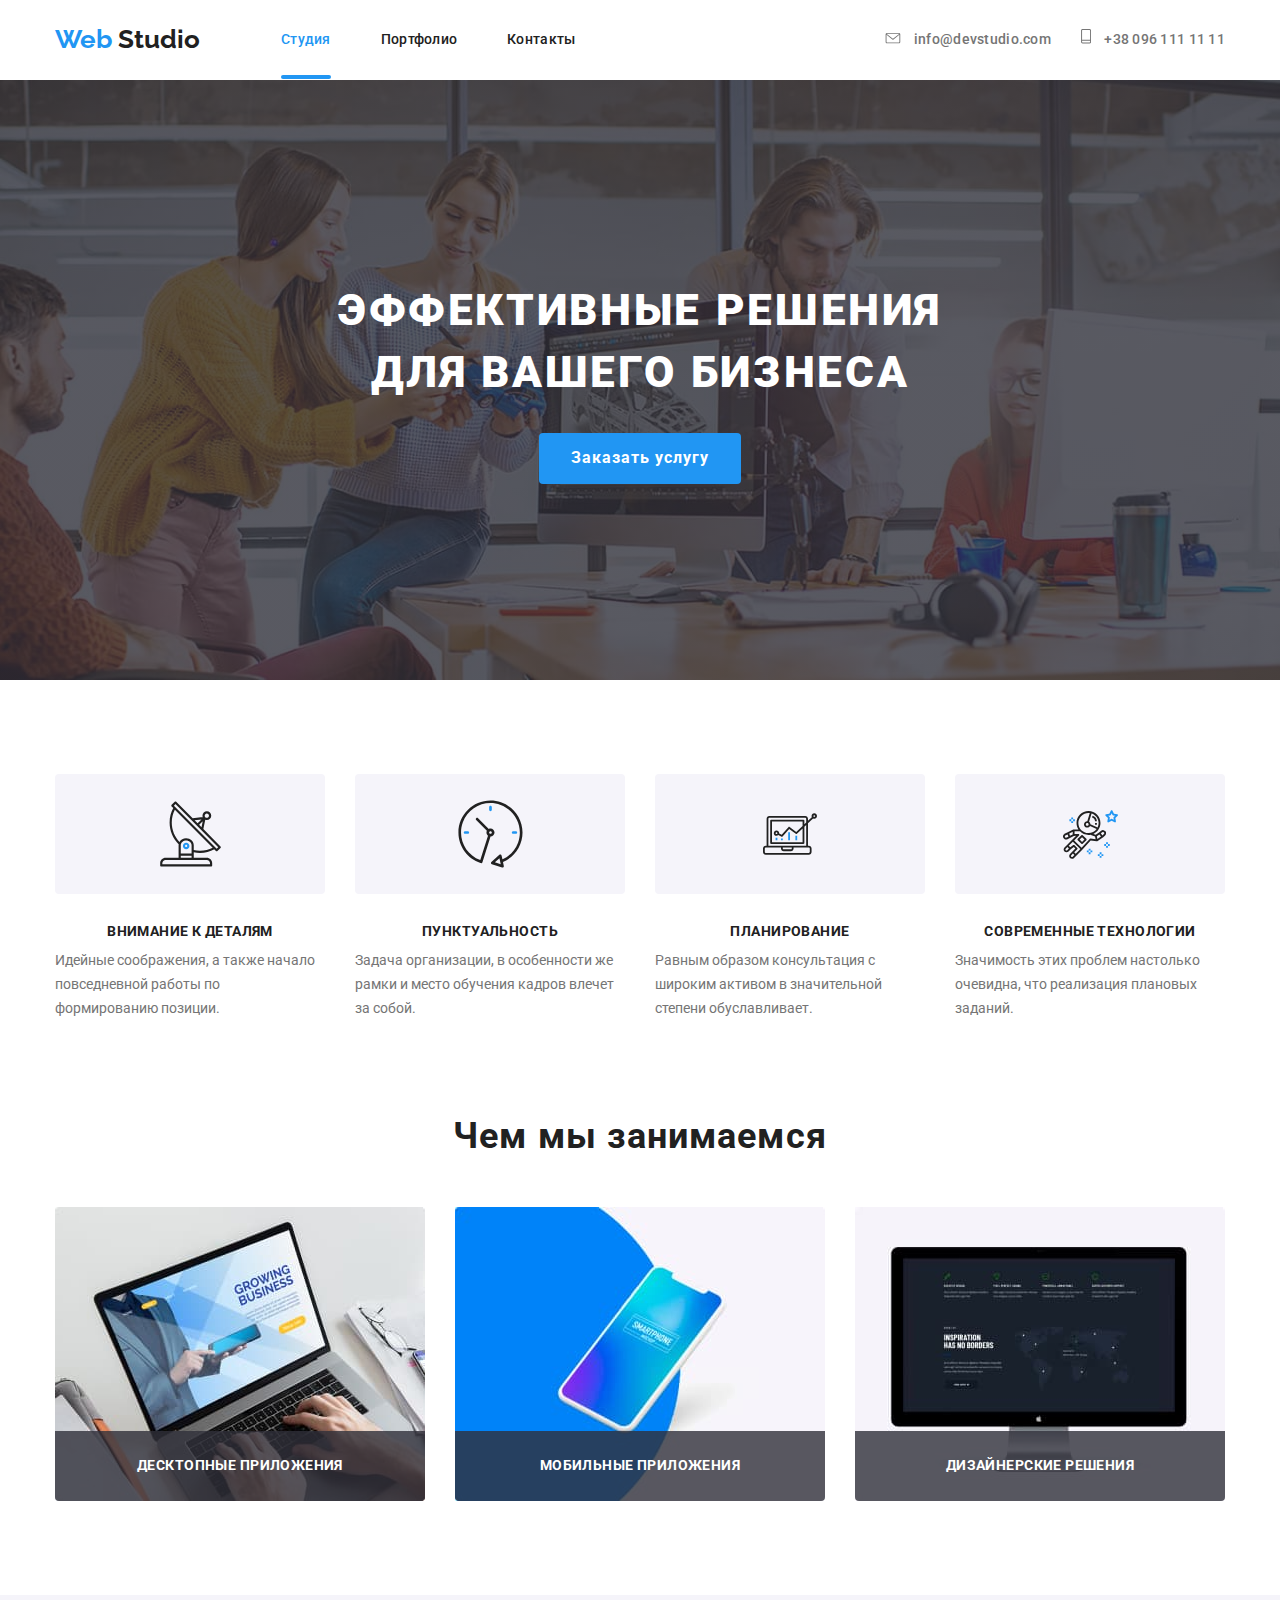
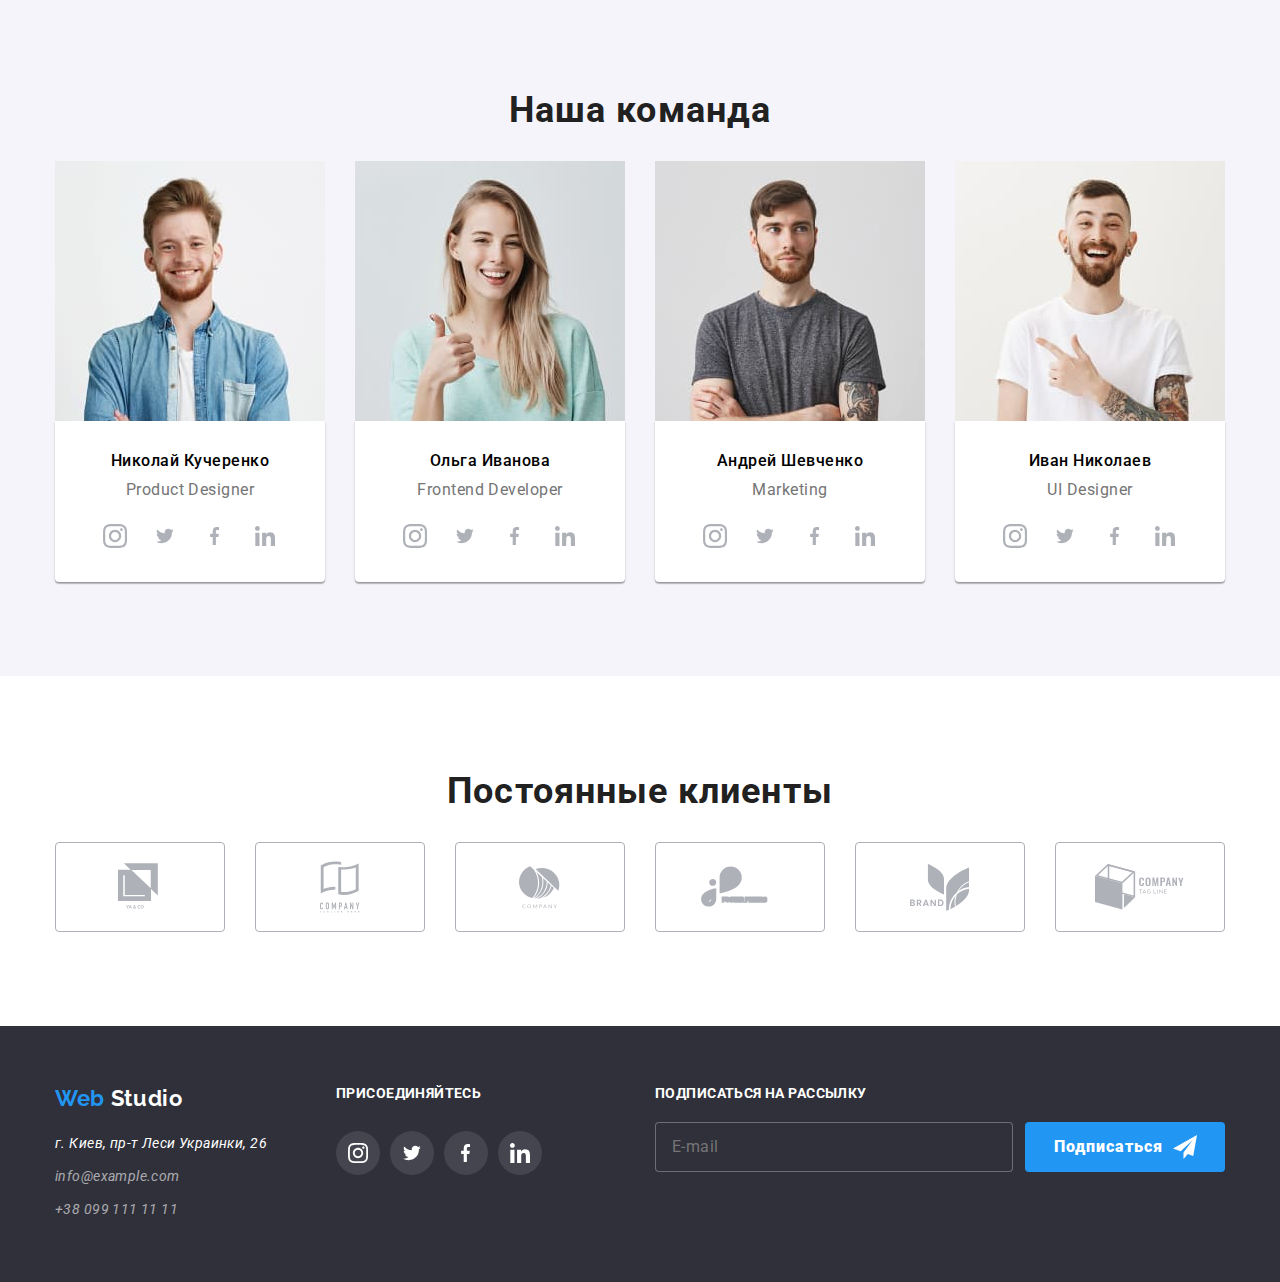
<file: index.html>
<!DOCTYPE html>
<html lang="ru">
  <head>
    <meta charset="UTF-8" />
    <meta name="viewport" content="width=device-width, initial-scale=1.0" />
    <title>Document</title>
    <link
      href="https://fonts.googleapis.com/css2?family=Raleway:wght@700&family=Roboto:wght@400;500;700;900&display=swap"
      rel="stylesheet"
    />
    <link
      rel="stylesheet"
      href="https://cdnjs.cloudflare.com/ajax/libs/modern-normalize/0.6.0/modern-normalize.min.css"
    />

    <link rel="stylesheet" href="./css/main.min.css" />
  </head>

  <body>
    <header class="page-header">
      <div class="container header">
        <a class="logo" href="">Web <span class="top-studio">Studio</span></a>

        <button
          type="button"
          class="menu-button"
          aria-controls="menu-container"
          data-menu-button
        >
          <svg
            width="40"
            height="40"
            aria-label="переключатель мобильного меню"
          >
            <use class="icon-close" href="./images/burger.svg#close"></use>
            <use class="icon-menu" href="./images/burger.svg#menu"></use>
          </svg>
        </button>
        <div class="menu-container" id="menu-container" data-menu>
          <nav>
            <ul class="site-nav">
              <li class="list item">
                <a class="link current" href="./index.html">Студия</a>
              </li>
              <li class="list item">
                <a class="link" href="./portfolio.html">Портфолио</a>
              </li>
              <li class="list item"><a class="link" href="">Контакты</a></li>
            </ul>
          </nav>

          <ul class="contact">
            <li class="list post">
              <a class="link" href="mailto:info@devstudio.com">
                <svg
                  class="icon-post"
                  aria-label="почта"
                  width="16"
                  height="11"
                >
                  <use href="./images/sprite.svg#icon-envelope"></use>
                </svg>
                info@devstudio.com</a
              >
            </li>

            <li class="list phone">
              <a class="link" href="tel:+380961111111">
                <svg
                  class="icon-phone"
                  aria-label="телефон"
                  width="10"
                  height="15"
                >
                  <use href="./images/sprite.svg#icon-phone"></use>
                </svg>
                +38 096 111 11 11</a
              >
            </li>
          </ul>
        </div>
      </div>
    </header>

    <main>
      <section class="hero">
        <h1 class="hero-title">
          эффективные решения<br />
          для вашего бизнеса
        </h1>
        <button class="hero-button open" type="button" data-modal-open>
          Заказать услугу
        </button>

        <div class="backdrop is-hidden" data-modal>
          <div class="modal">
            <b class="text">Оставьте свои данные, мы вам перезвоним</b>
            <form>
              <div class="form-field">
                <input
                  class="form-input"
                  type="text"
                  name="name"
                  id="name"
                  placeholder=" "
                />
                <label class="form-label" for="name">Имя</label>
                <svg class="form-icon" width="18" height="18">
                  <use href="./images/sprite2.svg#icon-person-black"></use>
                </svg>
              </div>

              <div class="form-field">
                <input
                  class="form-input"
                  type="tel"
                  name="tel"
                  id="tel"
                  placeholder=" "
                />
                <label class="form-label" for="tel">Телефон</label>
                <svg class="form-icon" width="18" height="18">
                  <use href="./images/sprite2.svg#icon-phone-black"></use>
                </svg>
              </div>

              <div class="form-field">
                <input
                  class="form-input"
                  type="email"
                  name="mail"
                  id="mail-back"
                  placeholder=" "
                />
                <label class="form-label" for="mail-back">Почта</label>
                <svg class="form-icon" width="18" height="18">
                  <use href="./images/sprite2.svg#icon-email-black"></use>
                </svg>
              </div>

              <div class="form-coment">
                <textarea
                  class="coment-textarea"
                  name="coment"
                  id="coment"
                  placeholder=" "
                ></textarea>
                <label class="coment-label" for="coment">Комментарий</label>
              </div>

              <div class="form-check">
                <label class="checkbox-label">
                  <input
                    class="checkbox"
                    type="checkbox"
                    name="agree"
                    value="agree"
                  /><span class="check-text"
                    >Соглашаюсь с рассылкой и принимаю</span
                  ><span class="check-link"
                    ><a href="">Условия договора</a></span
                  >
                  <svg class="check-icon" width="16" height="15">
                    <use href="./images/sprite2.svg#icon-chek-black"></use>
                  </svg>
                </label>
              </div>

              <button class="hero-button send" type="submit">Отправить</button>
            </form>
            <button class="close" data-modal-close>
              <svg class="icon-close" width="11" height="11">
                <use href="./images/sprite2.svg#icon-close"></use>
              </svg>
            </button>
          </div>
        </div>
      </section>

      <section class="section-detail">
        <div class="container">
          <ul class="detail">
            <li class="list item">
              <div class="box-detail">
                <svg class="icon-antena" aria-label="антена">
                  <use href="./images/sprite.svg#icon-antena"></use>
                </svg>
              </div>
              <h3 class="section-title">Внимание к деталям</h3>
              <p class="section-text">
                Идейные соображения, а также начало повседневной работы по
                формированию позиции.
              </p>
            </li>

            <li class="list item">
              <div class="box-detail">
                <svg class="icon-clock" aria-label="часы">
                  <use href="./images/sprite.svg#icon-clock"></use>
                </svg>
              </div>
              <h3 class="section-title">Пунктуальность</h3>
              <p class="section-text">
                Задача организации, в особенности же рамки и место обучения
                кадров влечет за собой.
              </p>
            </li>

            <li class="list item">
              <div class="box-detail">
                <svg class="icon-diagram" aria-label="диаграмма">
                  <use href="./images/sprite.svg#icon-diagram"></use>
                </svg>
              </div>
              <h3 class="section-title">Планирование</h3>
              <p class="section-text">
                Равным образом консультация с широким активом в значительной
                степени обуславливает.
              </p>
            </li>

            <li class="list item">
              <div class="box-detail">
                <svg class="icon-astronaut" aria-label="астронавт">
                  <use href="./images/sprite.svg#icon-astronaut"></use>
                </svg>
              </div>
              <h3 class="section-title">Современные технологии</h3>
              <p class="section-text">
                Значимость этих проблем настолько очевидна, что реализация
                плановых заданий.
              </p>
            </li>
          </ul>
        </div>
      </section>

      <section class="section-work">
        <div class="container">
          <h2 class="section-title">Чем мы занимаемся</h2>
          <ul class="work">
            <li class="list item">
              <img src="./images/netbook.jpg" alt="ноутбук" width="370" />
              <a class="link" href=""> Десктопные приложения</a>
            </li>
            <li class="list item">
              <img src="./images/box.jpg" alt="смартфон" width="370" />
              <a class="link" href="">Мобильные приложения</a>
            </li>
            <li class="list item">
              <img src="./images/monitor.jpg" alt="монитор" width="370" />
              <a class="link" href="">Дизайнерские решения</a>
            </li>
          </ul>
        </div>
      </section>

      <section class="section-team">
        <div class="container">
          <h2 class="section-title">Наша команда</h2>
          <ul class="team">
            <li class="list item-name">
              <img
                srcset="
                  ./images/Nik-270.jpg 270w,
                  ./images/Nik-350.jpg 350w,
                  ./images/Nik-450.jpg 450w,
                  ./images/Nik-540.jpg 540w,
                  ./images/Nik-710.jpg 710w,
                  ./images/Nik-900.jpg 900w
                "
                src="./images/Nik-270.jpg"
                alt="Nik"
                sizes=" (min-width: 1200px) 270px, (min-width: 768px) 350px, (min-width: 480px) 450px"
              />
              <div class="content">
                <h3 class="section-title-name">Николай Кучеренко</h3>
                <p class="section-text">Product Designer</p>
                <ul class="team-social">
                  <li class="list">
                    <a class="link" href="">
                      <svg class="icon-instagram" aria-label="инстаграм">
                        <use href="./images/sprite.svg#icon-instagram"></use>
                      </svg>
                    </a>
                  </li>
                  <li class="list">
                    <a class="link" href="">
                      <svg class="icon-twitter" aria-label="твитер">
                        <use href="./images/sprite.svg#icon-twitter"></use>
                      </svg>
                    </a>
                  </li>
                  <li class="list">
                    <a class="link" href="">
                      <svg class="icon-facebook" aria-label="фейсбук">
                        <use href="./images/sprite.svg#icon-facebook"></use>
                      </svg>
                    </a>
                  </li>
                  <li class="list">
                    <a class="link" href="">
                      <svg class="icon-linkedin" aria-label="линкедин">
                        <use href="./images/sprite.svg#icon-linkedin"></use>
                      </svg>
                    </a>
                  </li>
                </ul>
              </div>
            </li>

            <li class="list item-name">
              <img
                srcset="
                  ./images/Olga-270.jpg 270w,
                  ./images/Olga-350.jpg 350w,
                  ./images/Olga-450.jpg 450w,
                  ./images/Olga-540.jpg 540w,
                  ./images/Olga-710.jpg 710w,
                  ./images/Olga-900.jpg 900w,

                "
                src="./images/Olga-270.jpg"
                alt="Olga"
                sizes=" (min-width: 1200px) 270px, (min-width: 768px) 350px, (min-width: 480px) 450px"
              />
              <div class="content">
                <h3 class="section-title-name">Ольга Иванова</h3>
                <p class="section-text">Frontend Developer</p>
                <ul class="team-social">
                  <li class="list item">
                    <a class="link" href="">
                      <svg class="icon-instagram" aria-label="инстаграм">
                        <use href="./images/sprite.svg#icon-instagram"></use>
                      </svg>
                    </a>
                  </li>
                  <li class="list item">
                    <a class="link" href="">
                      <svg class="icon-twitter" aria-label="твитер">
                        <use href="./images/sprite.svg#icon-twitter"></use>
                      </svg>
                    </a>
                  </li>
                  <li class="list item">
                    <a class="link" href="">
                      <svg class="icon-facebook" aria-label="фейсбук">
                        <use href="./images/sprite.svg#icon-facebook"></use>
                      </svg>
                    </a>
                  </li>
                  <li class="list item">
                    <a class="link" href="">
                      <svg class="icon-linkedin" aria-label="линкедин">
                        <use href="./images/sprite.svg#icon-linkedin"></use>
                      </svg>
                    </a>
                  </li>
                </ul>
              </div>
            </li>

            <li class="list item-name">
              <img
                srcset="
                  ./images/Andrej-270.jpg 270w,
                  ./images/Andrej-350.jpg 350w,
                  ./images/Andrej-450.jpg 450w,
                  ./images/Andrej-540.jpg 540w,
                  ./images/Andrej-710.jpg 710w,
                  ./images/Andrej-900.jpg 900w
                "
                src="./images/Andrej-270.jpg"
                alt="Andrej"
                sizes=" (min-width: 1200px) 270px, (min-width: 768px) 350px, (min-width: 480px) 450px"
              />
              <div class="content">
                <h3 class="section-title-name">Андрей Шевченко</h3>
                <p class="section-text">Marketing</p>
                <ul class="team-social">
                  <li class="list">
                    <a class="link" href="">
                      <svg class="icon-instagram" aria-label="инстаграм">
                        <use href="./images/sprite.svg#icon-instagram"></use>
                      </svg>
                    </a>
                  </li>
                  <li class="list">
                    <a class="link" href="">
                      <svg class="icon-twitter" aria-label="твитер">
                        <use href="./images/sprite.svg#icon-twitter"></use>
                      </svg>
                    </a>
                  </li>
                  <li class="list">
                    <a class="link" href="">
                      <svg class="icon-facebook" aria-label="фейсбук">
                        <use href="./images/sprite.svg#icon-facebook"></use>
                      </svg>
                    </a>
                  </li>
                  <li class="list">
                    <a class="link" href="">
                      <svg class="icon-linkedin" aria-label="линкедин">
                        <use href="./images/sprite.svg#icon-linkedin"></use>
                      </svg>
                    </a>
                  </li>
                </ul>
              </div>
            </li>

            <li class="list item-name">
              <img
                srcset="
                  ./images/Ivan-270.jpg 270w,
                  ./images/Ivan-350.jpg 350w,
                  ./images/Ivan-450.jpg 450w,
                  ./images/Ivan-540.jpg 540w,
                  ./images/Ivan-710.jpg 710w,
                  ./images/Ivan-900.jpg 900w
                "
                src="./images/Ivan-270.jpg"
                alt="Ivan"
                sizes=" (min-width: 1200px) 270px, (min-width: 768px) 350px, (min-width: 480px) 450px"
              />
              <div class="content">
                <h3 class="section-title-name">Иван Николаев</h3>
                <p class="section-text">UI Designer</p>
                <ul class="team-social">
                  <li class="list">
                    <a class="link" href="">
                      <svg class="icon-instagram" aria-label="инстаграм">
                        <use href="./images/sprite.svg#icon-instagram"></use>
                      </svg>
                    </a>
                  </li>
                  <li class="list">
                    <a class="link" href="">
                      <svg class="icon-twitter" aria-label="твитер">
                        <use href="./images/sprite.svg#icon-twitter"></use>
                      </svg>
                    </a>
                  </li>
                  <li class="list">
                    <a class="link" href="">
                      <svg class="icon-facebook" aria-label="фейсбук">
                        <use href="./images/sprite.svg#icon-facebook"></use>
                      </svg>
                    </a>
                  </li>
                  <li class="list">
                    <a class="link" href="">
                      <svg class="icon-linkedin" aria-label="линкедин">
                        <use href="./images/sprite.svg#icon-linkedin"></use>
                      </svg>
                    </a>
                  </li>
                </ul>
              </div>
            </li>
          </ul>
        </div>
      </section>

      <section class="section-customers">
        <div class="container">
          <h2 class="section-title">Постоянные клиенты</h2>
          <ul class="customers">
            <li class="list element">
              <a class="link" href="">
                <svg class="icon-logo-1" aria-label="кампания">
                  <use href="./images/sprite.svg#icon-logo-1"></use>
                </svg>
              </a>
            </li>

            <li class="list element">
              <a class="link" href="">
                <svg class="icon-logo-2" aria-label="кампания">
                  <use href="./images/sprite.svg#icon-logo-2"></use>
                </svg>
              </a>
            </li>

            <li class="list element">
              <a class="link" href="">
                <svg class="icon-logo-3" aria-label="кампания">
                  <use href="./images/sprite.svg#icon-logo-3"></use>
                </svg>
              </a>
            </li>
            <li class="list element">
              <a class="link" href="">
                <svg class="icon-logo-4" aria-label="кампания">
                  <use href="./images/sprite.svg#icon-logo-4"></use>
                </svg>
              </a>
            </li>
            <li class="list element">
              <a class="link" href="">
                <svg class="icon-logo-5" aria-label="кампания">
                  <use href="./images/sprite.svg#icon-logo-5"></use>
                </svg>
              </a>
            </li>
            <li class="list element">
              <a class="link" href="">
                <svg class="icon-logo-6" aria-label="кампания">
                  <use href="./images/sprite.svg#icon-logo-6"></use>
                </svg>
              </a>
            </li>
          </ul>
        </div>
      </section>
    </main>

    <footer class="page-footer">
      <div class="container foot">
        <div class="box left">
          <a class="logo" href=""
            >Web <span class="bottom-studio">Studio</span></a
          >
          <address class="home">
            г. Киев, пр-т Леси Украинки, 26 <br />
            <a class="link" href="mailto:info@devstudio.com"
              >info@example.com</a
            >
            <br />
            <a class="link" href="tel:+380961111111">+38 099 111 11 11</a>
          </address>
        </div>

        <div class="box center">
          <b class="text">присоединяйтесь</b>
          <ul class="foot-seti">
            <li class="list">
              <a class="link" href="">
                <svg class="icon-instagram" aria-label="инстаграм">
                  <use href="./images/sprite.svg#icon-instagram"></use>
                </svg>
              </a>
            </li>
            <li class="list">
              <a class="link" href="">
                <svg class="icon-twitter" aria-label="твитер">
                  <use href="./images/sprite.svg#icon-twitter"></use>
                </svg>
              </a>
            </li>
            <li class="list">
              <a class="link" href="">
                <svg class="icon-facebook" aria-label="фейсбук">
                  <use href="./images/sprite.svg#icon-facebook"></use>
                </svg>
              </a>
            </li>
            <li class="list">
              <a class="link" href="">
                <svg class="icon-linkedin" aria-label="линкедин">
                  <use href="./images/sprite.svg#icon-linkedin"></use>
                </svg>
              </a>
            </li>
          </ul>
        </div>

        <div class="box right">
          <b class="text">подписаться на рассылку</b>
          <form class="subscribe">
            <input
              class="subscribe-input"
              type="email"
              name="mail"
              id="email"
              placeholder="E-mail"
            />

            <button class="button-secondary item" type="submit">
              Подписаться
              <svg class="icon-iconsend" aria-label="сообщение">
                <use href="./images/sprite.svg#icon-iconsend"></use>
              </svg>
            </button>
          </form>
        </div>
      </div>
    </footer>
    <script src="js/menu.js"></script>
    <script src="./js/modal.js"></script>
  </body>
</html>
</file>
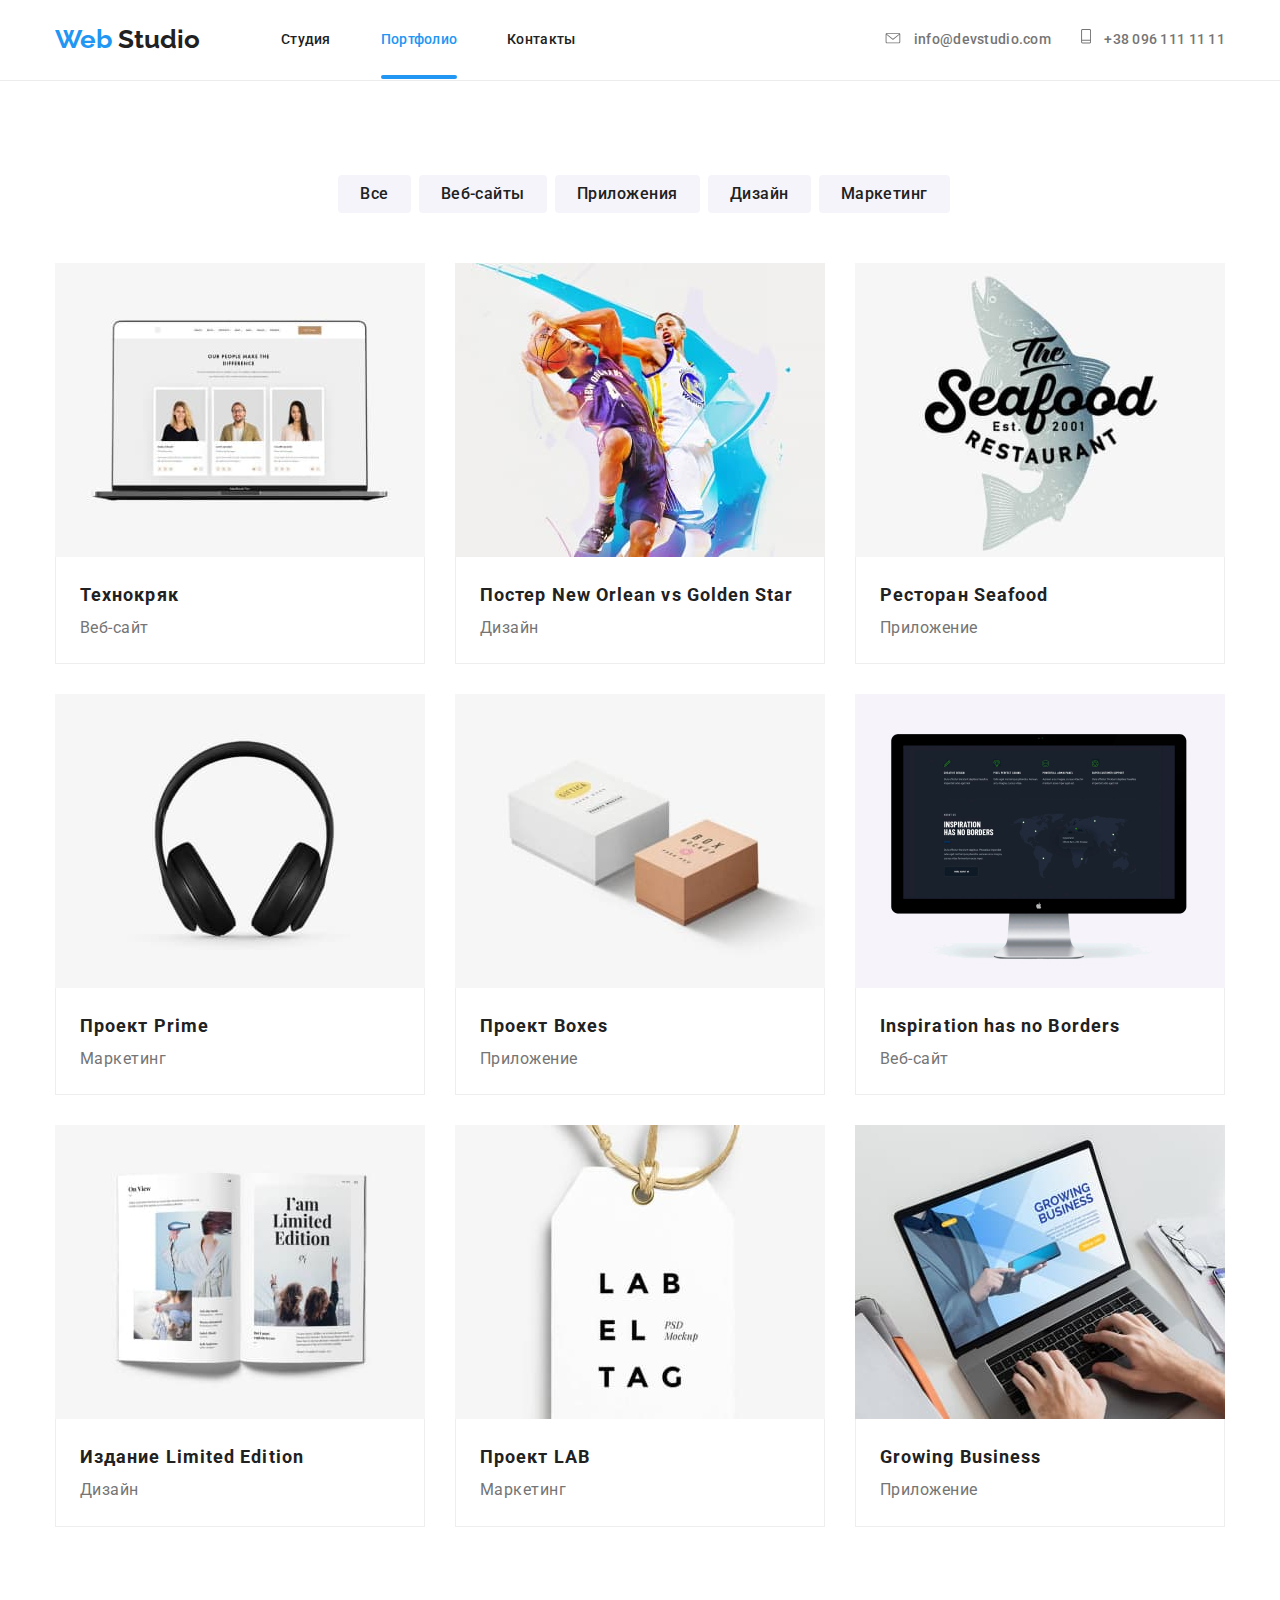
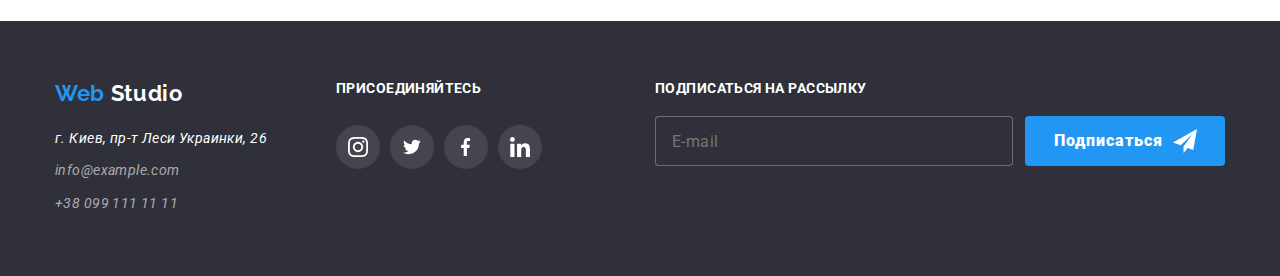
<file: portfolio.html>
<!DOCTYPE html>
<html lang="ru">
  <head>
    <meta charset="UTF-8" />
    <meta name="viewport" content="width=device-width, initial-scale=1.0" />
    <title>Document</title>
    <link
      href="https://fonts.googleapis.com/css2?family=Raleway:wght@700&family=Roboto:wght@400;500;700;900&display=swap"
      rel="stylesheet"
    />
    <link
      rel="stylesheet"
      href="https://cdnjs.cloudflare.com/ajax/libs/modern-normalize/0.6.0/modern-normalize.min.css"
    />

    <link rel="stylesheet" href="./css/main.min.css" />
  </head>

  <body>
    <header class="page-header">
      <div class="container header">
        <a class="logo" href="">Web <span class="top-studio">Studio</span></a>

        <button type="button" class="menu-button" data-menu-button>
          <svg
            width="40"
            height="40"
            aria-label="переключатель мобильного меню"
          >
            <use class="icon-menu" href="./images/burger.svg#menu"></use>
            <use class="icon-close" href="./images/burger.svg#close"></use>
          </svg>
        </button>
        <div class="menu-container" id="menu-container" data-menu>
          <nav>
            <ul class="site-nav">
              <li class="list item">
                <a class="link" href="./index.html">Студия</a>
              </li>
              <li class="list item">
                <a class="link current" href="./portfolio.html">Портфолио</a>
              </li>
              <li class="list item"><a class="link" href="">Контакты</a></li>
            </ul>
          </nav>

          <ul class="contact">
            <li class="list post">
              <a class="link" href="mailto:info@devstudio.com">
                <svg
                  class="icon-post"
                  aria-label="почта"
                  width="16"
                  height="11"
                >
                  <use href="./images/sprite.svg#icon-envelope"></use>
                </svg>
                info@devstudio.com</a
              >
            </li>
            <li class="list phone">
              <a class="link" href="tel:+380961111111">
                <svg
                  class="icon-phone"
                  aria-label="телефон"
                  width="10"
                  height="15"
                >
                  <use href="./images/sprite.svg#icon-phone"></use>
                </svg>
                +38 096 111 11 11</a
              >
            </li>
          </ul>
        </div>
      </div>
    </header>

    <main>
      <section class="section-portfolio">
        <div class="container">
          <h1 class="visually-hidden">наши работы</h1>

          <ul class="filter-work">
            <li class="list item">
              <button class="filter" type="button">Все</button>
            </li>
            <li class="list item">
              <button class="filter" type="button">Веб-сайты</button>
            </li>
            <li class="list item">
              <button class="filter" type="button">Приложения</button>
            </li>
            <li class="list item">
              <button class="filter" type="button">Дизайн</button>
            </li>
            <li class="list item">
              <button class="filter" type="button">Маркетинг</button>
            </li>
          </ul>

          <ul class="cart">
            <li class="list element shadow">
              <a class="link" href="">
                <div class="product">
                  <img
                    srcset="
                      ./images/001-350.jpg 350w,
                      ./images/001-370.jpg 370w,
                      ./images/001-450.jpg 450w,
                      ./images/001-710.jpg 710w,
                      ./images/001-740.jpg 740w,
                      ./images/001-900.jpg 900w
                    "
                    src="./images/001-350.jpg"
                    alt="наша команда"
                    sizes=" (min-width: 1200px) 370px, (min-width: 768px) 350px, (min-width: 480px) 450px "
                  />
                  <p class="text-hidden">
                    Технокряк это современная площадка распространения
                    коронавируса. Компании используют эту платформу для
                    цифрового шпионажа и атак на защищённые сервера конкурентов.
                  </p>
                </div>
                <div class="content">
                  <h2 class="section-title">Технокряк</h2>
                  <p class="section-text">Веб-сайт</p>
                </div>
              </a>
            </li>

            <li class="list element">
              <a class="link" href="">
                <div class="product">
                  <img
                    srcset="
                      ./images/002-350.jpg 350w,
                      ./images/002-370.jpg 370w,
                      ./images/002-450.jpg 450w,
                      ./images/002-710.jpg 710w,
                      ./images/002-740.jpg 740w,
                      ./images/002-900.jpg 900w
                    "
                    src="./images/002-350.jpg"
                    alt="баскетбол"
                    sizes=" (min-width: 1200px) 370px, (min-width: 768px) 350px, (min-width: 480px) 450px "
                  />
                  <p class="text-hidden">
                    Технокряк это современная площадка распространения
                    коронавируса. Компании используют эту платформу для
                    цифрового шпионажа и атак на защищённые сервера конкурентов.
                  </p>
                </div>
                <div class="content">
                  <h2 class="section-title">
                    Постер New Orlean vs Golden Star
                  </h2>
                  <p class="section-text">Дизайн</p>
                </div>
              </a>
            </li>

            <li class="list element">
              <a class="link" href="">
                <div class="product">
                  <img
                    srcset="
                      ./images/003-350.jpg 350w,
                      ./images/003-370.jpg 370w,
                      ./images/003-450.jpg 450w,
                      ./images/003-710.jpg 710w,
                      ./images/003-740.jpg 740w,
                      ./images/003-900.jpg 900w
                    "
                    src="./images/003-350.jpg"
                    alt="рыба"
                    sizes=" (min-width: 1200px) 370px, (min-width: 768px) 350px, (min-width: 480px) 450px "
                  />
                  <p class="text-hidden">
                    Технокряк это современная площадка распространения
                    коронавируса. Компании используют эту платформу для
                    цифрового шпионажа и атак на защищённые сервера конкурентов.
                  </p>
                </div>
                <div class="content">
                  <h2 class="section-title">Ресторан Seafood</h2>
                  <p class="section-text">Приложение</p>
                </div>
              </a>
            </li>

            <li class="list element">
              <a class="link" href="">
                <div class="product">
                  <img
                    srcset="
                      ./images/004-350.jpg 350w,
                      ./images/004-370.jpg 370w,
                      ./images/004-450.jpg 450w,
                      ./images/004-710.jpg 710w,
                      ./images/004-740.jpg 740w,
                      ./images/004-900.jpg 900w
                    "
                    src="./images/004-350.jpg"
                    alt="наушники"
                    sizes=" (min-width: 1200px) 370px, (min-width: 768px) 350px, (min-width: 480px) 450px "
                  />
                  <p class="text-hidden">
                    Технокряк это современная площадка распространения
                    коронавируса. Компании используют эту платформу для
                    цифрового шпионажа и атак на защищённые сервера конкурентов.
                  </p>
                </div>
                <div class="content">
                  <h2 class="section-title">Проект Prime</h2>
                  <p class="section-text">Маркетинг</p>
                </div>
              </a>
            </li>

            <li class="list element">
              <a class="link" href="">
                <div class="product">
                  <img
                    srcset="
                      ./images/005-350.jpg 350w,
                      ./images/005-370.jpg 370w,
                      ./images/005-450.jpg 450w,
                      ./images/005-710.jpg 710w,
                      ./images/005-740.jpg 740w,
                      ./images/005-900.jpg 900w
                    "
                    src="./images/005-350.jpg"
                    alt="боксики"
                    sizes=" (min-width: 1200px) 370px, (min-width: 768px) 350px, (min-width: 480px) 450px "
                  />
                  <p class="text-hidden">
                    Технокряк это современная площадка распространения
                    коронавируса. Компании используют эту платформу для
                    цифрового шпионажа и атак на защищённые сервера конкурентов.
                  </p>
                </div>
                <div class="content">
                  <h2 class="section-title">Проект Boxes</h2>
                  <p class="section-text">Приложение</p>
                </div>
              </a>
            </li>

            <li class="list element">
              <a class="link" href="">
                <div class="product">
                  <img
                    srcset="
                      ./images/006-350.jpg 350w,
                      ./images/006-370.jpg 370w,
                      ./images/006-450.jpg 450w,
                      ./images/006-710.jpg 710w,
                      ./images/006-740.jpg 740w,
                      ./images/006-900.jpg 900w
                    "
                    src="./images/006-350.jpg"
                    alt="монитор"
                    sizes=" (min-width: 1200px) 370px, (min-width: 768px) 350px, (min-width: 480px) 450px "
                  />
                  <p class="text-hidden">
                    Технокряк это современная площадка распространения
                    коронавируса. Компании используют эту платформу для
                    цифрового шпионажа и атак на защищённые сервера конкурентов.
                  </p>
                </div>
                <div class="content">
                  <h2 class="section-title">Inspiration has no Borders</h2>
                  <p class="section-text">Веб-сайт</p>
                </div>
              </a>
            </li>

            <li class="list element">
              <a class="link" href="">
                <div class="product">
                  <img
                    srcset="
                      ./images/007-350.jpg 350w,
                      ./images/007-370.jpg 370w,
                      ./images/007-450.jpg 450w,
                      ./images/007-710.jpg 710w,
                      ./images/007-740.jpg 740w,
                      ./images/007-900.jpg 900w
                    "
                    src="./images/007-350.jpg"
                    alt="журнал"
                    sizes=" (min-width: 1200px) 370px, (min-width: 768px) 350px, (min-width: 480px) 450px "
                  />
                  <p class="text-hidden">
                    Технокряк это современная площадка распространения
                    коронавируса. Компании используют эту платформу для
                    цифрового шпионажа и атак на защищённые сервера конкурентов.
                  </p>
                </div>
                <div class="content">
                  <h2 class="section-title">Издание Limited Edition</h2>
                  <p class="section-text">Дизайн</p>
                </div>
              </a>
            </li>

            <li class="list element">
              <a class="link" href="">
                <div class="product">
                  <img
                    srcset="
                      ./images/008-350.jpg 350w,
                      ./images/008-370.jpg 370w,
                      ./images/008-450.jpg 450w,
                      ./images/008-710.jpg 710w,
                      ./images/008-740.jpg 740w,
                      ./images/008-900.jpg 900w
                    "
                    src="./images/008-350.jpg"
                    alt="этикетка"
                    sizes=" (min-width: 1200px) 370px, (min-width: 768px) 350px, (min-width: 480px) 450px "
                  />
                  <p class="text-hidden">
                    Технокряк это современная площадка распространения
                    коронавируса. Компании используют эту платформу для
                    цифрового шпионажа и атак на защищённые сервера конкурентов.
                  </p>
                </div>
                <div class="content">
                  <h2 class="section-title">Проект LAB</h2>
                  <p class="section-text">Маркетинг</p>
                </div>
              </a>
            </li>

            <li class="list element">
              <a class="link" href="">
                <div class="product">
                  <img
                    srcset="
                      ./images/009-350.jpg 350w,
                      ./images/009-370.jpg 370w,
                      ./images/009-450.jpg 450w,
                      ./images/009-710.jpg 710w,
                      ./images/009-740.jpg 740w,
                      ./images/009-900.jpg 900w
                    "
                    src="./images/009-350.jpg"
                    alt="ноутбук"
                    sizes=" (min-width: 1200px) 370px, (min-width: 768px) 350px, (min-width: 480px) 450px "
                  />
                  <p class="text-hidden">
                    Технокряк это современная площадка распространения
                    коронавируса. Компании используют эту платформу для
                    цифрового шпионажа и атак на защищённые сервера конкурентов.
                  </p>
                </div>
                <div class="content">
                  <h2 class="section-title">Growing Business</h2>
                  <p class="section-text">Приложение</p>
                </div>
              </a>
            </li>
          </ul>
        </div>
      </section>
    </main>

    <footer class="page-footer">
      <div class="container foot">
        <div class="box left">
          <a class="logo" href=""
            >Web <span class="bottom-studio">Studio</span></a
          >

          <address class="home">
            г. Киев, пр-т Леси Украинки, 26 <br />
            <a class="link" href="mailto:info@devstudio.com"
              >info@example.com</a
            >
            <br />
            <a class="link" href="tel:+380961111111">+38 099 111 11 11</a>
          </address>
        </div>

        <div class="box center">
          <b class="text">присоединяйтесь</b>
          <ul class="foot-seti">
            <li class="list">
              <a class="link" href="">
                <svg class="icon-instagram" aria-label="инстаграм">
                  <use href="./images/sprite.svg#icon-instagram"></use>
                </svg>
              </a>
            </li>
            <li class="list">
              <a class="link" href="">
                <svg class="icon-twitter" aria-label="твитер">
                  <use href="./images/sprite.svg#icon-twitter"></use>
                </svg>
              </a>
            </li>
            <li class="list">
              <a class="link" href="">
                <svg class="icon-facebook" aria-label="фейсбук">
                  <use href="./images/sprite.svg#icon-facebook"></use>
                </svg>
              </a>
            </li>
            <li class="list">
              <a class="link" href="">
                <svg class="icon-linkedin" aria-label="линкедин">
                  <use href="./images/sprite.svg#icon-linkedin"></use>
                </svg>
              </a>
            </li>
          </ul>
        </div>

        <div class="box right">
          <b class="text">подписаться на рассылку</b>
          <form class="subscribe">
            <input
              class="subscribe-input"
              type="email"
              name="mail"
              id="email"
              placeholder="E-mail"
            />

            <button class="button-secondary item" type="submit">
              Подписаться
              <svg class="icon-iconsend" aria-label="сообщение">
                <use href="./images/sprite.svg#icon-iconsend"></use>
              </svg>
            </button>
          </form>
        </div>
      </div>
    </footer>
    <script src="js/menu.js"></script>
  </body>
</html>
</file>
<file: css/main.min.css>
@import url("https://fonts.googleapis.com/css2?family=Raleway:wght@700&family=Roboto:ital,wght@0,500;0,700;0,900;1,400&display=swap");body{font-family:"Roboto", sans-serif;font-size:14px;line-height:1.7;background-color:#fff}.container{padding-left:15px;padding-right:15px;margin-left:auto;margin-right:auto}@media screen and (min-width: 480px){.container{width:480px}}@media screen and (min-width: 768px){.container{width:768px}}@media screen and (min-width: 1200px){.container{width:1200px}}p,.section-text{color:#757575}.section-title{color:#212121}h1,h2,h3,h4,h5,h6,p{margin-top:0;margin-bottom:0}ul{margin-top:0;margin-bottom:0}.list{padding:0;margin:0;list-style:none}.link{margin:0;text-decoration:none}img{display:block;max-width:100%;height:auto}.visually-hidden{position:absolute;width:1px;height:1px;margin:-1px;border:0;padding:0;clip:rect(0 0 0 0);overflow:hidden}.page-header{background-color:#fff}@media screen and (max-width: 767px){.page-header{position:relative;height:60px}}.container{padding-left:15px;padding-right:15px;margin-left:auto;margin-right:auto}.logo{display:inline-block;color:#2196f3;font-family:"Raleway", sans-serif;font-weight:700;font-size:24px;line-height:1.1;text-decoration:none}.logo .top-studio{color:#212121}@media screen and (min-width: 1200px){.logo{display:inline-block;font-size:26px;line-height:1.2}}.container.header{display:-webkit-box;display:-ms-flexbox;display:flex;-webkit-box-align:center;-ms-flex-align:center;align-items:center}@media screen and (max-width: 767px){.container.header{height:60px}}@media screen and (min-width: 768px){.container.header{height:80px}}.menu-button{display:-webkit-box;display:-ms-flexbox;display:flex;margin-left:auto;padding:0;border:none;background-color:transparent}.menu-button .icon-close{display:none}.menu-button.is-open .icon-close{display:block}.menu-button.is-open .icon-menu{display:none}.menu-button:hover,.menu-button:focus{fill:#2196f3}.menu-button.is-open:hover .icon-close,.menu-button.is-open:focus .icon-close{fill:#2196f3}@media screen and (min-width: 768px){.menu-button{display:none}}@media screen and (max-width: 767px){.menu-container{display:none;position:absolute;top:100%;left:0;width:100%;text-align:center;padding-top:60px;padding-bottom:60px;background-color:#fff;z-index:1;border-top:1px solid #ececec}}.menu-container.is-open{display:block}@media screen and (min-width: 768px){.menu-container{display:-webkit-box;display:-ms-flexbox;display:flex;-webkit-box-align:center;-ms-flex-align:center;align-items:center}}@media screen and (min-width: 1200px){.menu-container{-webkit-box-flex:1;-ms-flex-positive:1;flex-grow:1}}.site-nav{padding-left:0}@media screen and (min-width: 768px){.site-nav{display:-webkit-box;display:-ms-flexbox;display:flex;margin-left:81px;margin-right:84px}}.site-nav .list{display:block;position:relative}@media screen and (max-width: 767px){.site-nav .list:not(:last-child){margin-bottom:40px}}@media screen and (min-width: 768px){.site-nav .list.item:not(:last-child){margin-right:50px}}.site-nav .link{position:relative;font-weight:500;font-size:18px;line-height:1.2;width:100%;height:100%;letter-spacing:0.02em;color:#212121;-webkit-transition:color 250ms cubic-bezier(0.4, 0, 0.2, 1);transition:color 250ms cubic-bezier(0.4, 0, 0.2, 1)}@media screen and (min-width: 768px){.site-nav .link{padding-top:32px;padding-bottom:32px;font-size:14px;line-height:1.1}}.site-nav .link:hover,.site-nav .link:focus{color:#2196f3}.site-nav .link.current{color:#2196f3}.site-nav .link.current::after{content:"";position:absolute;bottom:0;left:0;width:100%;height:4px;background-color:#2196f3;border-radius:2px}@media screen and (max-width: 767px){.site-nav .link.current{padding-bottom:12px}}.page-header .contact{display:block;-webkit-box-pack:center;-ms-flex-pack:center;justify-content:center;padding:0;margin-left:auto}@media screen and (max-width: 767px){.page-header .contact{margin-top:60px}}@media screen and (min-width: 768px){.page-header .contact{margin-left:auto}}@media screen and (min-width: 1200px){.page-header .contact{display:-webkit-box;display:-ms-flexbox;display:flex;margin-left:auto}}@media screen and (max-width: 767px){.contact .list:not(:last-child){margin-bottom:16px}}@media screen and (min-width: 1200px){.contact .list:not(:last-child){margin-right:30px}}.contact .link{display:inline-block;width:100%;font-weight:500;font-size:12px;line-height:1.1;letter-spacing:0.02em;color:#757575;fill:#757575;-webkit-transition:color 250ms cubic-bezier(0.4, 0, 0.2, 1),fill 250ms cubic-bezier(0.4, 0, 0.2, 1);transition:color 250ms cubic-bezier(0.4, 0, 0.2, 1),fill 250ms cubic-bezier(0.4, 0, 0.2, 1)}.contact .link:hover,.contact .link:focus{color:#2196f3;fill:#2196f3}@media screen and (min-width: 1200px){.contact .link{font-size:14px}}.icon-post{width:16px;height:11px;margin-right:10px}.icon-phone{width:10px;height:15px;margin-right:10px}.hero{padding-top:118px;padding-bottom:118px;max-width:100%;height:auto;text-align:center;display:block;margin-left:auto;margin-right:auto;background-size:cover;background-position:center;background-repeat:no-repeat;background-color:#474858;background-image:-webkit-gradient(linear, left top, left bottom, from(rgba(47,48,58,0.8)), to(rgba(47,48,58,0.8))),url(../images/Hero-480.jpg);background-image:linear-gradient(rgba(47,48,58,0.8), rgba(47,48,58,0.8)),url(../images/Hero-480.jpg)}@media screen and (min-device-pixel-ratio: 2), screen and (-webkit-min-device-pixel-ratio: 2), screen and (min-resolution: 2dppx), screen and (min-resolution: 192dpi){.hero{background-image:-webkit-gradient(linear, left top, left bottom, from(rgba(47,48,58,0.8)), to(rgba(47,48,58,0.8))),url(../images/Hero-960.jpg);background-image:linear-gradient(rgba(47,48,58,0.8), rgba(47,48,58,0.8)),url(../images/Hero-960.jpg)}}@media screen and (min-width: 481px){.hero{background-image:-webkit-gradient(linear, left top, left bottom, from(rgba(47,48,58,0.8)), to(rgba(47,48,58,0.8))),url(../images/Hero-770.jpg);background-image:linear-gradient(rgba(47,48,58,0.8), rgba(47,48,58,0.8)),url(../images/Hero-770.jpg)}}@media screen and (min-width: 481px) and (min-device-pixel-ratio: 2), screen and (min-width: 481px) and (-webkit-min-device-pixel-ratio: 2), screen and (min-width: 481px) and (min-resolution: 2dppx), screen and (min-width: 481px) and (min-resolution: 192dpi){.hero{background-image:-webkit-gradient(linear, left top, left bottom, from(rgba(47,48,58,0.8)), to(rgba(47,48,58,0.8))),url(../images/Hero-1540.jpg);background-image:linear-gradient(rgba(47,48,58,0.8), rgba(47,48,58,0.8)),url(../images/Hero-1540.jpg)}}@media screen and (min-width: 769px){.hero{background-image:-webkit-gradient(linear, left top, left bottom, from(rgba(47,48,58,0.8)), to(rgba(47,48,58,0.8))),url(../images/Hero-1600.jpg);background-image:linear-gradient(rgba(47,48,58,0.8), rgba(47,48,58,0.8)),url(../images/Hero-1600.jpg)}}@media screen and (min-width: 769px) and (min-device-pixel-ratio: 2), screen and (min-width: 769px) and (-webkit-min-device-pixel-ratio: 2), screen and (min-width: 769px) and (min-resolution: 2dppx), screen and (min-width: 769px) and (min-resolution: 192dpi){.hero{background-image:-webkit-gradient(linear, left top, left bottom, from(rgba(47,48,58,0.8)), to(rgba(47,48,58,0.8))),url(../images/Hero-3200.jpg);background-image:linear-gradient(rgba(47,48,58,0.8), rgba(47,48,58,0.8)),url(../images/Hero-3200.jpg)}}@media screen and (min-width: 1200px){.hero{padding-top:200px;padding-bottom:200px;width:1600px;height:600px}}.hero .hero-title{margin-bottom:30px;font-weight:900;font-size:26px;line-height:1.6;text-align:center;letter-spacing:0.06em;text-transform:uppercase;color:#fff}@media screen and (min-width: 1200px){.hero .hero-title{font-size:44px;line-height:1.4}}.hero-button{display:inline-block;font-weight:700;font-size:16px;line-height:1.9;letter-spacing:0.06em;text-decoration:none;border:none;border-radius:4px;color:#fff;background-color:#2196f3;cursor:pointer}.hero-button.open{padding:10px 32px}.hero-button.send{padding:10px 55px}.backdrop{position:absolute;top:0;left:0;width:100%;height:100%;background-color:rgba(0,0,0,0.2);opacity:1;overflow-y:scroll;-webkit-transition:opacity 250ms cubic-bezier(0.4, 0, 0.2, 1);transition:opacity 250ms cubic-bezier(0.4, 0, 0.2, 1)}.backdrop.is-hidden{opacity:0;pointer-events:none}.modal{position:absolute;top:50%;left:50%;-webkit-transform:translate(-50%, -50%) scale(1);transform:translate(-50%, -50%) scale(1);-webkit-transition:-webkit-transform 250ms cubic-bezier(0.4, 0, 0.2, 1);transition:-webkit-transform 250ms cubic-bezier(0.4, 0, 0.2, 1);transition:transform 250ms cubic-bezier(0.4, 0, 0.2, 1);transition:transform 250ms cubic-bezier(0.4, 0, 0.2, 1), -webkit-transform 250ms cubic-bezier(0.4, 0, 0.2, 1);padding:40px;width:450px;height:609px;background-color:#fff;-webkit-box-shadow:0px 2px 1px rgba(0,0,0,0.2),0px 1px 1px rgba(0,0,0,0.14),0px 1px 3px rgba(0,0,0,0.12);box-shadow:0px 2px 1px rgba(0,0,0,0.2),0px 1px 1px rgba(0,0,0,0.14),0px 1px 3px rgba(0,0,0,0.12);border-radius:4px}.backdrop.is-hidden .modal{-webkit-transform:translate(-50%, -50%) scale(0.6);transform:translate(-50%, -50%) scale(0.6);-webkit-transition:-webkit-transform 250ms cubic-bezier(0.4, 0, 0.2, 1);transition:-webkit-transform 250ms cubic-bezier(0.4, 0, 0.2, 1);transition:transform 250ms cubic-bezier(0.4, 0, 0.2, 1);transition:transform 250ms cubic-bezier(0.4, 0, 0.2, 1), -webkit-transform 250ms cubic-bezier(0.4, 0, 0.2, 1)}@media screen and (max-width: 767px){.modal{width:calc(100% - 30px)}}@media screen and (min-width: 768px) and (max-width: 1199px){.modal{width:calc(100% - 2 * 159px)}}@media screen and (min-width: 1200px){.modal{width:528px;height:581px}}.modal .text{display:block;padding:0;margin-bottom:30px;font-weight:bold;font-size:20px;line-height:23px;letter-spacing:0.03em}.modal .form-field{position:relative;margin-bottom:28px;width:100%;height:40px}.form-input{display:block;padding-left:42px;width:100%;height:40px;border:1px solid rgba(33,33,33,0.2);border-radius:4px}.form-input:focus{border:1px solid #2196f3}.form-label{position:absolute;top:50%;left:42px;-webkit-transform:translateY(-50%);transform:translateY(-50%);-webkit-transition:-webkit-transform 250ms cubic-bezier(0.4, 0, 0.2, 1);transition:-webkit-transform 250ms cubic-bezier(0.4, 0, 0.2, 1);transition:transform 250ms cubic-bezier(0.4, 0, 0.2, 1);transition:transform 250ms cubic-bezier(0.4, 0, 0.2, 1), -webkit-transform 250ms cubic-bezier(0.4, 0, 0.2, 1);color:#757575}.form-input:focus+.form-label,.form-input:not(:placeholder-shown)+.form-label{-webkit-transform:translate(-26px, -40px);transform:translate(-26px, -40px);color:#2196f3}.form-icon{position:absolute;top:50%;left:16px;-webkit-transform:translateY(-50%);transform:translateY(-50%);fill:#212121;width:18px;height:18px}.form-input:focus ~ .form-icon{fill:#2196f3}.form-coment{position:relative;margin-bottom:20px;width:100%;height:120px;color:#757575}.coment-textarea{width:100%;height:100%;padding-top:12px;padding-left:16px;border:1px solid rgba(33,33,33,0.2);border-radius:4px}.coment-textarea:focus{border:1px solid #2196f3}.coment-label{display:block;position:absolute;top:12px;left:16px;-webkit-transform:translateY(0);transform:translateY(0);-webkit-transition:-webkit-transform 250ms cubic-bezier(0.4, 0, 0.2, 1);transition:-webkit-transform 250ms cubic-bezier(0.4, 0, 0.2, 1);transition:transform 250ms cubic-bezier(0.4, 0, 0.2, 1);transition:transform 250ms cubic-bezier(0.4, 0, 0.2, 1), -webkit-transform 250ms cubic-bezier(0.4, 0, 0.2, 1)}.coment-textarea:focus+.coment-label,.coment-textarea:not(:placeholder-shown)+.coment-label{color:#2196f3;-webkit-transform:translateY(-35px);transform:translateY(-35px)}.checkbox-label{position:relative;display:-webkit-box;display:-ms-flexbox;display:flex;-webkit-box-align:center;-ms-flex-align:center;align-items:center;margin-bottom:30px;text-align:start;cursor:pointer}@media screen and (max-width: 480px){.checkbox-label{white-space:nowrap}}.checkbox{position:absolute;appearance:none;-webkit-appearance:none;-moz-appearance:none}.checkbox:checked{position:absolute;top:50%;left:0;width:16px;height:15px;-webkit-transform:translateY(-50%);transform:translateY(-50%);background-image:url(../images/check-blue.svg);background-size:contain;background-repeat:no-repeat;background-origin:border-box;-webkit-transition:background-image 250ms cubic-bezier(0.4, 0, 0.2, 1);transition:background-image 250ms cubic-bezier(0.4, 0, 0.2, 1)}@media screen and (min-width: 1200px){.checkbox:checked{left:12px}}.check-text{display:block;color:#757575}@media screen and (max-width: 1199px){.check-text{font-size:12px;line-height:1.1px;margin-left:24px}}@media screen and (min-width: 1200px){.check-text{font-size:14px;line-height:1.7px;margin-left:36px}}.check-link>a{display:block;padding-left:2px;color:#2196f3}@media screen and (max-width: 1199px){.check-link>a{font-size:12px;line-height:1.1px}}.check-icon{position:absolute;top:50%;left:0px;width:16px;height:15px;-webkit-transform:translateY(-50%);transform:translateY(-50%)}.checkbox:checked ~ .check-icon{fill:#2196f3}@media screen and (min-width: 1200px){.check-icon{left:12px}}.modal .close{position:absolute;top:8px;right:8px;width:30px;height:30px;padding:0;border-radius:50%;background-color:#fff;border:1px solid rgba(0,0,0,0.1);cursor:pointer}.modal .close:hover .icon-close,.modal .close:focus .icon-close{fill:#2196f3}.icon-close{width:11px;height:11px;fill:#000000}.section-detail{padding-top:60px;padding-bottom:60px;background-color:#fff}@media screen and (min-width: 1200px){.section-detail{padding-top:94px;padding-bottom:0}}.detail{padding-left:0;margin:-15px}@media screen and (min-width: 768px){.detail{display:-webkit-box;display:-ms-flexbox;display:flex;-ms-flex-wrap:wrap;flex-wrap:wrap}}.detail>.item{display:block;margin:15px}@media screen and (min-width: 768px){.detail>.item{width:calc((100% - 4 * 15px) / 2)}}@media screen and (min-width: 1200px){.detail>.item{-ms-flex-wrap:nowrap;flex-wrap:nowrap;width:calc((100% - 8 * 15px) / 4)}}@media screen and (max-width: 767px){.detail .item:not(:last-child){margin-bottom:30px}}.box-detail{display:-webkit-box;display:-ms-flexbox;display:flex;-webkit-box-align:center;-ms-flex-align:center;align-items:center;-webkit-box-pack:center;-ms-flex-pack:center;justify-content:center;margin-bottom:30px;height:120px;background-color:#f5f4fa;border-radius:4px}.icon-antena{width:65px;height:70px}.icon-clock{width:67px;height:70px}.icon-diagram{width:70px;height:54px}.icon-astronaut{width:55px;height:61px}.section-detail .section-title{margin-top:0;margin-bottom:10px;font-weight:700;font-size:14px;line-height:1.1;letter-spacing:0.03em;text-align:center;text-transform:uppercase}@media screen and (max-width: 1199px){.section-work{display:none}}.section-work{padding-top:94px;padding-bottom:94px;background-color:#fff}.section-work .section-title{margin-bottom:50px;font-weight:700;font-size:36px;line-height:1.17;text-align:center;letter-spacing:0.03em}.work{display:-webkit-box;display:-ms-flexbox;display:flex;padding-left:0}.work>.item{width:calc((100% - 60px) / 3)}.work .item+.item{margin-left:30px}.work .item{position:relative}.section-work .link{width:100%;position:absolute;bottom:0;left:0;display:block;padding-top:27px;padding-bottom:27px;font-weight:700;font-size:14px;line-height:1.1;text-align:center;letter-spacing:0.03em;text-transform:uppercase;background-color:rgba(47,48,58,0.8);border-bottom-right-radius:4px;border-bottom-left-radius:4px;color:#fff}.section-team{padding-top:60px;padding-bottom:60px;background-color:#f5f4fa}@media screen and (min-width: 1200px){.section-team{padding-top:94px;padding-bottom:94px}}.section-team .section-title{margin-bottom:30px;font-weight:700;font-size:36px;line-height:1.17;text-align:center;letter-spacing:0.03em}.team{padding-left:0;height:100%}@media screen and (min-width: 768px){.team{display:-webkit-box;display:-ms-flexbox;display:flex;-ms-flex-wrap:wrap;flex-wrap:wrap;margin:-15px}}@media screen and (min-width: 1200px){.team{margin:-15px}}@media screen and (max-width: 767px){.item-name:not(:last-child){margin-bottom:30px}}@media screen and (min-width: 768px){.item-name{width:calc((100% - 4 * 15px) / 2);margin:15px}}@media screen and (min-width: 1200px){.item-name{width:calc((100% - 8 * 15px) / 4);margin:15px;-webkit-box-flex:1;-ms-flex-positive:1;flex-grow:1}}.item-name .content{padding-top:30px;padding-right:122px;padding-bottom:24px;padding-left:122px;border-bottom-right-radius:4px;border-bottom-left-radius:4px;background-color:#fff;-webkit-box-shadow:0px 2px 1px rgba(0,0,0,0.2),0px 1px 1px rgba(0,0,0,0.14),0px 1px 3px rgba(0,0,0,0.12);box-shadow:0px 2px 1px rgba(0,0,0,0.2),0px 1px 1px rgba(0,0,0,0.14),0px 1px 3px rgba(0,0,0,0.12)}@media screen and (min-width: 768px){.item-name .content{padding-left:74px;padding-right:74px}}@media screen and (min-width: 1200px){.item-name .content{padding-left:32px;padding-right:32px}}.section-team .section-title-name{margin-bottom:10px;font-weight:500;font-size:16px;line-height:1.2;text-align:center;letter-spacing:0.03em}.section-team .section-text{margin-bottom:15px;font-size:16px;line-height:1.19;text-align:center;letter-spacing:0.03em}.team-social{display:-webkit-box;display:-ms-flexbox;display:flex;-webkit-box-pack:space-evenly;-ms-flex-pack:space-evenly;justify-content:space-evenly;padding-left:0}.team-social .link:hover,.team-social .link:focus{background-color:#2196f3;fill:#fff}.team .link{display:-webkit-box;display:-ms-flexbox;display:flex;-webkit-box-pack:center;-ms-flex-pack:center;justify-content:center;-webkit-box-align:center;-ms-flex-align:center;align-items:center;width:44px;height:44px;background-color:#fff;fill:#afb1b8;border-radius:50%;-webkit-transition:background-color 250ms cubic-bezier(0.4, 0, 0.2, 1),fill 250ms cubic-bezier(0.4, 0, 0.2, 1);transition:background-color 250ms cubic-bezier(0.4, 0, 0.2, 1),fill 250ms cubic-bezier(0.4, 0, 0.2, 1)}.team-social .icon-instagram{width:24px;height:24px}.team-social .icon-twitter{width:20px;height:16px}.team-social .icon-facebook{width:10px;height:20px}.team-social .icon-linkedin{width:20px;height:20px}.section-customers{padding-top:60px;padding-bottom:60px}@media screen and (min-width: 1200px){.section-customers{padding-top:94px;padding-bottom:94px}}.section-customers .section-title{margin-bottom:30px;font-weight:700;font-size:36px;line-height:1.17;text-align:center;letter-spacing:0.03em}.customers{display:-webkit-box;display:-ms-flexbox;display:flex;-ms-flex-wrap:wrap;flex-wrap:wrap;padding-left:0;margin:-15px}.customers .element{display:-webkit-box;display:-ms-flexbox;display:flex;height:90px;margin:15px}@media screen and (max-width: 767px){.customers .element{width:calc((100% - 4 * 15px) / 2)}}@media screen and (min-width: 768px){.customers .element{width:calc((100% - 6 * 15px) / 3)}}@media screen and (min-width: 1200px){.customers .element{width:calc((100% - 12 * 15px) / 6)}}.customers .link{width:100%;height:100%;display:-webkit-box;display:-ms-flexbox;display:flex;-webkit-box-pack:center;-ms-flex-pack:center;justify-content:center;-webkit-box-align:center;-ms-flex-align:center;align-items:center;border:1px solid #afb1b8;border-radius:4px;fill:#afb1b8;-webkit-transition:border 250ms cubic-bezier(0.4, 0, 0.2, 1),fill 250ms cubic-bezier(0.4, 0, 0.2, 1);transition:border 250ms cubic-bezier(0.4, 0, 0.2, 1),fill 250ms cubic-bezier(0.4, 0, 0.2, 1)}.customers .link:hover,.customers .link:focus{border:1px solid #2196f3;fill:#2196f3}.icon-logo-1{width:44px;height:49px}.icon-logo-2{width:40px;height:52px}.icon-logo-3{width:41px;height:43px}.icon-logo-4{width:80px;height:42px}.icon-logo-5{width:59px;height:47px}.icon-logo-6{width:89px;height:46px}.page-footer{background-color:#2f303a;padding-top:60px;padding-bottom:60px}@media screen and (min-width: 768px){.foot{display:-webkit-box;display:-ms-flexbox;display:flex;-ms-flex-wrap:wrap;flex-wrap:wrap;-webkit-box-pack:center;-ms-flex-pack:center;justify-content:center}}@media screen and (max-width: 1199px){.foot .left{margin-bottom:60px;text-align:center}}.page-footer .logo{display:block;margin-bottom:20px;font-weight:700;font-size:22px;line-height:1.18;letter-spacing:0.03em}.bottom-studio{color:#fff}.page-footer .home{font-size:14px;line-height:1.7;letter-spacing:0.03em;color:#fff}.page-footer .link{display:inline-block;margin-top:9px;font-size:14px;line-height:1.7;letter-spacing:0.03em;color:rgba(255,255,255,0.6)}@media screen and (max-width: 1199px){.foot .center{margin-bottom:60px}}@media screen and (min-width: 768px){.foot .center{margin-left:165px}}@media screen and (min-width: 1200px){.foot .center{margin-left:69px}}.foot-seti{display:-webkit-box;display:-ms-flexbox;display:flex;-webkit-box-pack:center;-ms-flex-pack:center;justify-content:center;-webkit-box-align:center;-ms-flex-align:center;align-items:center;padding-left:0}.foot-seti .list+.list{display:block;margin-left:10px}.foot-seti>.list{display:-webkit-box;display:-ms-flexbox;display:flex}.foot-seti .link{display:-webkit-box;display:-ms-flexbox;display:flex;-webkit-box-pack:center;-ms-flex-pack:center;justify-content:center;-webkit-box-align:center;-ms-flex-align:center;align-items:center;width:44px;height:44px;border-radius:50%;background-color:rgba(255,255,255,0.1);fill:#fff;-webkit-transition:background-color 250ms cubic-bezier(0.4, 0, 0.2, 1),fill 250 cubic-bezier(0.4, 0, 0.2, 1);transition:background-color 250ms cubic-bezier(0.4, 0, 0.2, 1),fill 250 cubic-bezier(0.4, 0, 0.2, 1)}.foot-seti .link:hover,.foot-seti .link:focus{background-color:#2196f3}.page-footer .text{display:block;margin-bottom:20px;font-weight:700;font-size:14px;line-height:1.1;letter-spacing:0.03em;color:#fff;text-transform:uppercase}@media screen and (max-width: 1199px){.page-footer .text{text-align:center}}.foot-seti .icon-instagram{width:20px;height:20px}.foot-seti .icon-twitter{width:20px;height:16px}.foot-seti .icon-facebook{width:10px;height:20px}.foot-seti .icon-linkedin{width:20px;height:20px}@media screen and (max-width: 1199px){.foot .right{text-align:center}}@media screen and (min-width: 1200px){.foot .right{margin-left:auto}}@media screen and (min-width: 1200px){.subscribe{display:-webkit-inline-box;display:-ms-inline-flexbox;display:inline-flex}}.subscribe-input{padding-left:16px;padding-right:16px;width:100%;height:50px;font-size:16px;line-height:1.2;letter-spacing:0.03em;color:rgba(255,255,255,0.6);border:none;background-color:#2f303a;border:1px solid rgba(255,255,255,0.3);border-radius:4px}@media screen and (min-width: 768px){.subscribe-input{min-width:450px}}@media screen and (max-width: 1199px){.subscribe-input{margin-bottom:20px}}@media screen and (min-width: 1200px){.subscribe-input{min-width:358px}}.button-secondary{display:-webkit-box;display:-ms-flexbox;display:flex;padding-top:10px;padding-right:28px;padding-bottom:10px;padding-left:29px;margin-left:auto;margin-right:auto;width:200px;height:50px;font-weight:900;font-size:16px;line-height:1.9;-webkit-box-align:center;-ms-flex-align:center;align-items:center;border:0;border-radius:4px;letter-spacing:0.06em;color:#fff;background-color:#2196f3;cursor:pointer}@media screen and (min-width: 1200px){.button-secondary{margin-left:12px}}.icon-iconsend{width:24px;height:24px;margin-left:10px;fill:#fff}.section-portfolio{padding-top:60px;padding-bottom:60px;background-color:#fff;border-top:1px solid #ececec}@media screen and (min-width: 1200px){.section-portfolio{padding-top:94px;padding-bottom:94px}}.filter-work{display:-webkit-box;display:-ms-flexbox;display:flex;-ms-flex-wrap:wrap;flex-wrap:wrap;padding-left:0;margin-bottom:40px}@media screen and (min-width: 768px){.filter-work{-webkit-box-pack:center;-ms-flex-pack:center;justify-content:center;margin-bottom:30px}}@media screen and (min-width: 1200px){.filter-work{margin-bottom:50px}}.filter-work .item+.item{margin-left:8px}@media screen and (max-width: 767px){.filter-work .item{margin-bottom:15px}}.filter-work .item:nth-child(3n+1){margin-left:8px}.section-portfolio .filter{padding:6px 22px;font-weight:500;font-size:16px;line-height:1.6;letter-spacing:0.03em;border:0;border-radius:4px;background-color:#f5f4fa;color:#212121;-webkit-transition:background-color 250ms cubic-bezier(0.4, 0, 0.2, 1),color 250ms cubic-bezier(0.4, 0, 0.2, 1);transition:background-color 250ms cubic-bezier(0.4, 0, 0.2, 1),color 250ms cubic-bezier(0.4, 0, 0.2, 1)}.section-portfolio .filter:hover,.section-portfolio .filter:focus{background-color:#2196f3;color:#fff}.cart{padding-left:0}@media screen and (min-width: 768px){.cart{display:-webkit-box;display:-ms-flexbox;display:flex;-ms-flex-wrap:wrap;flex-wrap:wrap;margin:-15px}}.cart>.element{display:block}@media screen and (max-width: 767px){.cart>.element:not(:last-child){margin-bottom:30px}}@media screen and (min-width: 768px){.cart>.element{width:calc((100% - 4 * 15px) / 2);margin:15px}}@media screen and (min-width: 1200px){.cart>.element{width:calc((100% - 6 * 15px) / 3)}}.cart .link{display:-webkit-box;display:-ms-flexbox;display:flex;position:relative;-webkit-box-orient:vertical;-webkit-box-direction:normal;-ms-flex-direction:column;flex-direction:column;height:100%}.product{position:relative;display:block;width:100%;overflow:hidden}.product:before{content:"";display:block;position:absolute;width:100%;height:100%;background-color:rgba(33,150,243,0.9);-webkit-transform:translateY(101%);transform:translateY(101%);-webkit-transition:-webkit-transform 250ms cubic-bezier(0.4, 0, 0.2, 1);transition:-webkit-transform 250ms cubic-bezier(0.4, 0, 0.2, 1);transition:transform 250ms cubic-bezier(0.4, 0, 0.2, 1);transition:transform 250ms cubic-bezier(0.4, 0, 0.2, 1), -webkit-transform 250ms cubic-bezier(0.4, 0, 0.2, 1)}.cart .link:hover .product:before,.cart .link:focus .product:before{-webkit-transform:translateY(0%);transform:translateY(0%)}.text-hidden{display:block;position:absolute;top:0;left:0;padding:77px 24px;font-size:18px;line-height:1.5;letter-spacing:0.03em;color:#fff;-webkit-transform:translateY(120%);transform:translateY(120%);-webkit-transition:-webkit-transform 250ms cubic-bezier(0.4, 0, 0.2, 1);transition:-webkit-transform 250ms cubic-bezier(0.4, 0, 0.2, 1);transition:transform 250ms cubic-bezier(0.4, 0, 0.2, 1);transition:transform 250ms cubic-bezier(0.4, 0, 0.2, 1), -webkit-transform 250ms cubic-bezier(0.4, 0, 0.2, 1)}@media screen and (min-width: 768px){.text-hidden{padding:49px 24px}}@media screen and (min-width: 1200px){.text-hidden{padding:63px 24px}}.cart .link:hover .text-hidden,.cart .link:focus .text-hidden{-webkit-transform:translateY(0);transform:translateY(0)}.cart .content{-webkit-box-flex:1;-ms-flex-positive:1;flex-grow:1;position:relative;padding-top:20px;padding-right:24px;padding-bottom:20px;padding-left:24px;border-bottom:1px solid #eeeeee;border-right:1px solid #eeeeee;border-left:1px solid #eeeeee}.cart .content:after{content:"";position:absolute;bottom:0;right:0;width:100%;height:100%;-webkit-box-shadow:1px 4px 6px rgba(0,0,0,0.16),0px 4px 4px rgba(0,0,0,0.06),0px 1px 1px rgba(0,0,0,0.12);box-shadow:1px 4px 6px rgba(0,0,0,0.16),0px 4px 4px rgba(0,0,0,0.06),0px 1px 1px rgba(0,0,0,0.12);opacity:0;-webkit-transition:opacity 250ms cubic-bezier(0.4, 0, 0.2, 1);transition:opacity 250ms cubic-bezier(0.4, 0, 0.2, 1)}.cart .link:hover .content::after,.cart .linc:focus .content::after{opacity:1}.section-portfolio .section-title{overflow:hidden;text-overflow:ellipsis;white-space:nowrap;font-weight:700;font-size:18px;line-height:2;letter-spacing:0.06em}.section-portfolio .section-text{font-size:16px;line-height:1.9;letter-spacing:0.03em}
/*# sourceMappingURL=main.min.css.map */
</file>
